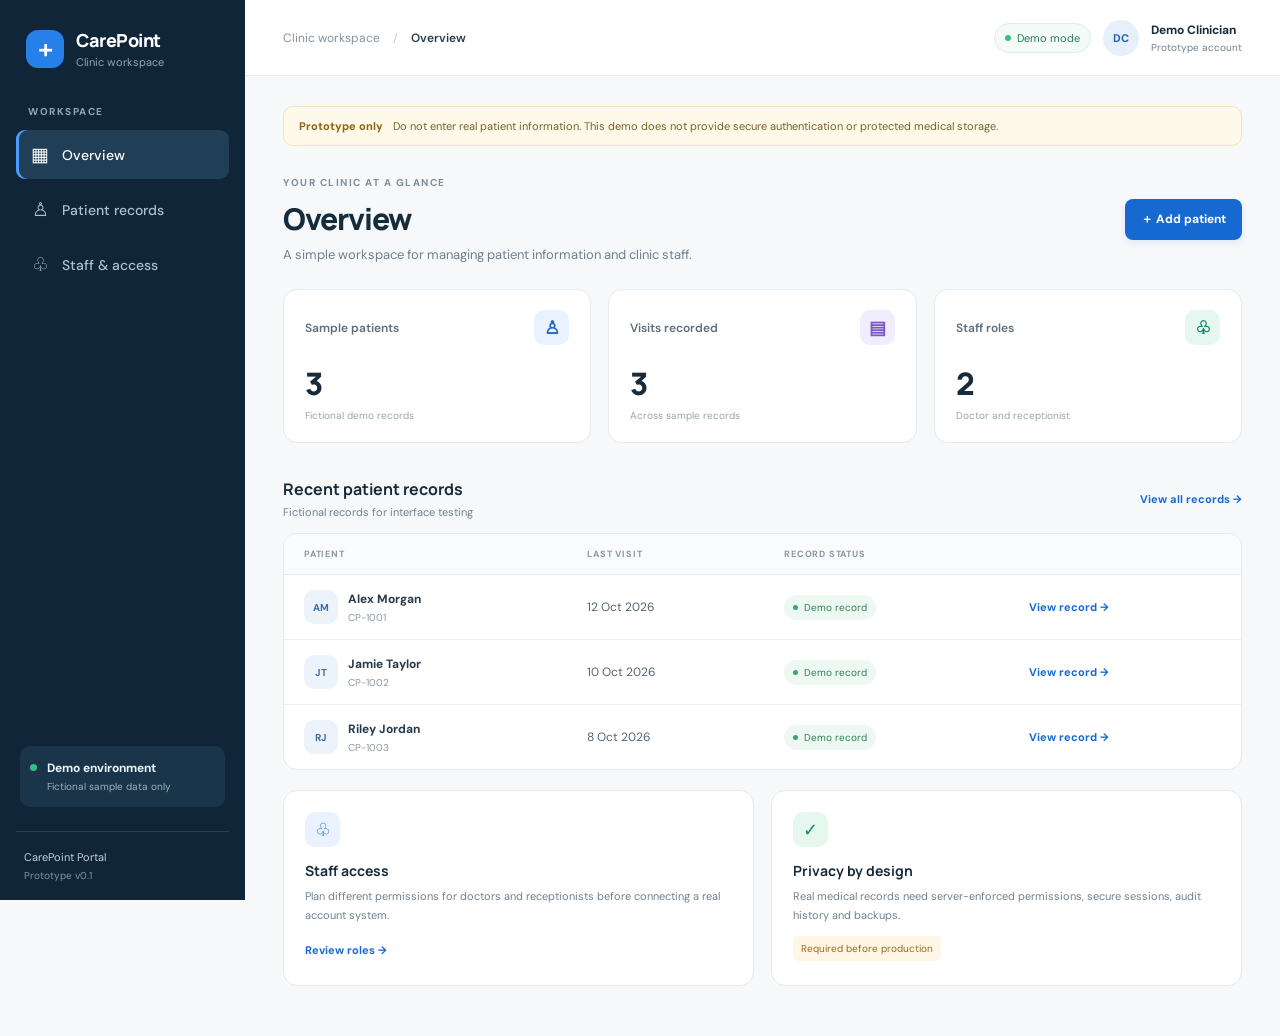
<file: index.html>
<!doctype html>
<html lang="en">
<head>
  <meta charset="utf-8">
  <meta name="viewport" content="width=device-width, initial-scale=1">
  <meta name="description" content="Clinic patient records and staff management interface prototype">
  <title>CarePoint | Patient Records</title>
  <link rel="stylesheet" href="styles.css">
</head>
<body>
  <div class="app-shell">
    <aside class="sidebar">
      <a class="brand" href="#" aria-label="CarePoint home">
        <span class="brand-mark">+</span>
        <span><strong>CarePoint</strong><small>Clinic workspace</small></span>
      </a>
      <div class="workspace-label">WORKSPACE</div>
      <nav class="navigation" aria-label="Main navigation">
        <button class="nav-item active" data-view="dashboard"><span>▦</span> Overview</button>
        <button class="nav-item" data-view="patients"><span>♙</span> Patient records</button>
        <button class="nav-item" data-view="staff"><span>♧</span> Staff & access</button>
      </nav>
      <div class="sidebar-note">
        <span class="status-dot"></span>
        <div><strong>Demo environment</strong><small>Fictional sample data only</small></div>
      </div>
      <div class="sidebar-footer">CarePoint Portal <span>Prototype v0.1</span></div>
    </aside>

    <main class="main-area">
      <header class="topbar">
        <div class="mobile-brand"><span class="brand-mark">+</span><strong>CarePoint</strong></div>
        <div class="breadcrumb">Clinic workspace <span>/</span> <strong id="breadcrumb-current">Overview</strong></div>
        <div class="top-actions">
          <span class="demo-pill"><span class="status-dot"></span> Demo mode</span>
          <div class="avatar" aria-hidden="true">DC</div>
          <div class="user-info"><strong>Demo Clinician</strong><small>Prototype account</small></div>
        </div>
      </header>

      <section class="page-content">
        <div class="notice"><strong>Prototype only</strong><span>Do not enter real patient information. This demo does not provide secure authentication or protected medical storage.</span></div>
        <section id="dashboard-view" class="view">
          <div class="page-heading">
            <div><p class="eyebrow">YOUR CLINIC AT A GLANCE</p><h1>Overview</h1><p class="subheading">A simple workspace for managing patient information and clinic staff.</p></div>
            <button class="primary-button" id="add-patient-top">＋ Add patient</button>
          </div>
          <div class="stats-grid">
            <article class="stat-card"><div class="stat-label">Sample patients <span class="stat-icon blue">♙</span></div><div class="stat-value" id="patient-count">3</div><div class="stat-foot">Fictional demo records</div></article>
            <article class="stat-card"><div class="stat-label">Visits recorded <span class="stat-icon violet">▤</span></div><div class="stat-value" id="visit-count">3</div><div class="stat-foot">Across sample records</div></article>
            <article class="stat-card"><div class="stat-label">Staff roles <span class="stat-icon green">♧</span></div><div class="stat-value">2</div><div class="stat-foot">Doctor and receptionist</div></article>
          </div>
          <div class="section-heading"><div><h2>Recent patient records</h2><p>Fictional records for interface testing</p></div><button class="text-button" data-go="patients">View all records →</button></div>
          <div class="panel table-panel"><div class="table-wrap"><table><thead><tr><th>PATIENT</th><th>LAST VISIT</th><th>RECORD STATUS</th><th></th></tr></thead><tbody id="recent-patients"></tbody></table></div></div>
          <div class="bottom-grid">
            <article class="panel role-card"><div class="panel-icon blue">♧</div><h3>Staff access</h3><p>Plan different permissions for doctors and receptionists before connecting a real account system.</p><button class="text-button" data-go="staff">Review roles →</button></article>
            <article class="panel role-card"><div class="panel-icon green">✓</div><h3>Privacy by design</h3><p>Real medical records need server-enforced permissions, secure sessions, audit history and backups.</p><span class="small-tag">Required before production</span></article>
          </div>
        </section>

        <section id="patients-view" class="view hidden">
          <div class="page-heading"><div><p class="eyebrow">PATIENT DIRECTORY</p><h1>Patient records</h1><p class="subheading">Search and manage fictional patient records in this local demo.</p></div><button class="primary-button" id="add-patient">＋ Add patient</button></div>
          <div class="panel directory-panel"><div class="directory-toolbar"><label class="search-box"><span>⌕</span><input id="patient-search" type="search" placeholder="Search by name or patient ID…" aria-label="Search patient records"></label><span class="result-count" id="result-count">3 records</span></div>
            <div class="table-wrap"><table><thead><tr><th>PATIENT</th><th>DATE OF BIRTH</th><th>LAST VISIT</th><th>RECORD STATUS</th><th></th></tr></thead><tbody id="patient-table"></tbody></table></div>
          </div>
          <p class="footnote">Demo data is stored only in this browser. It is not a secure or shared database.</p>
        </section>

        <section id="staff-view" class="view hidden">
          <div class="page-heading"><div><p class="eyebrow">TEAM ADMINISTRATION</p><h1>Staff & access</h1><p class="subheading">A proposed role model for the future secured application.</p></div></div>
          <div class="role-grid">
            <article class="panel access-card"><div class="access-heading"><div class="panel-icon violet">✚</div><span class="role-label">CLINICAL ROLE</span></div><h2>Doctor</h2><p>Responsible for clinical care and medical documentation.</p><ul><li>View patient records</li><li>Create and update visit notes</li><li>Record diagnoses and prescriptions</li><li>Review patient history</li></ul><span class="permission-note">Permissions must be enforced by the backend.</span></article>
            <article class="panel access-card"><div class="access-heading"><div class="panel-icon blue">▤</div><span class="role-label">FRONT DESK ROLE</span></div><h2>Receptionist</h2><p>Responsible for registration and administrative workflows.</p><ul><li>Register patients</li><li>Update contact details</li><li>Manage appointments and check-ins</li><li>View only information needed for their work</li></ul><span class="permission-note">Clinical notes and prescriptions should be restricted as appropriate.</span></article>
          </div>
          <div class="panel security-panel"><h3>Before adding staff login</h3><p>Use a trusted authentication service or secure backend. Do not store passwords in this website's JavaScript, browser storage, or repository. The role labels on this page are planning guidance, not functioning security.</p></div>
        </section>
      </section>
    </main>
  </div>

  <dialog id="patient-dialog" class="patient-dialog">
    <form id="patient-form">
      <div class="dialog-heading"><div><p class="eyebrow">DEMO RECORD</p><h2>Add a patient</h2></div><button type="button" class="close-button" id="close-dialog" aria-label="Close">×</button></div>
      <p class="dialog-warning">Use fictional information only.</p>
      <label>Full name<input name="name" required maxlength="100" placeholder="e.g. Jordan Sample"></label>
      <div class="form-row"><label>Date of birth<input name="dob" type="date" required></label><label>Last visit<input name="visit" type="date"></label></div>
      <label>Address<input name="address" maxlength="180" placeholder="Fictional address"></label>
      <label>Visit note / illness description<textarea name="notes" rows="3" maxlength="1000" placeholder="Fictional demo note only"></textarea></label>
      <label>Prescription note (optional)<textarea name="prescription" rows="2" maxlength="1000" placeholder="Fictional demo prescription only"></textarea></label>
      <div class="dialog-actions"><button type="button" class="secondary-button" id="cancel-dialog">Cancel</button><button type="submit" class="primary-button">Save demo record</button></div>
    </form>
  </dialog>
  <dialog id="detail-dialog" class="patient-dialog"><div id="patient-detail"></div><div class="dialog-actions"><button type="button" class="secondary-button" id="close-detail">Close</button></div></dialog>
  <div id="toast" class="toast" role="status" aria-live="polite"></div>
  <script src="app.js"></script>
</body>
</html>
</file>
<file: styles.css>
@import url('https://fonts.googleapis.com/css2?family=DM+Sans:wght@400;500;600;700&family=Manrope:wght@400;500;600;700;800&display=swap');
:root{--ink:#182b3a;--muted:#71808e;--line:#e6ebef;--bg:#f6f8fa;--blue:#1769d2;--blue-dark:#1156b0;--navy:#102638;--green:#168568;--radius:14px}
*{box-sizing:border-box}body{margin:0;background:var(--bg);color:var(--ink);font-family:"DM Sans",sans-serif;font-size:14px}button,input,textarea{font:inherit}button{cursor:pointer}.app-shell{min-height:100vh}.sidebar{width:245px;background:var(--navy);color:#d8e2eb;position:fixed;inset:0 auto 0 0;display:flex;flex-direction:column;padding:28px 16px 18px;z-index:2}.brand{display:flex;align-items:center;gap:12px;padding:0 10px 36px;color:#fff;text-decoration:none}.brand-mark{display:grid;place-items:center;width:38px;height:38px;border-radius:12px;background:#2680e8;color:white;font-size:27px;font-weight:600}.brand strong{display:block;font:800 18px Manrope,sans-serif;letter-spacing:-.5px}.brand small{display:block;color:#8fa6b9;font-size:11px;margin-top:3px}.workspace-label,.eyebrow{font-size:10px;letter-spacing:1.5px;font-weight:700;color:#91a8ba}.workspace-label{padding:0 12px 12px}.navigation{display:grid;gap:6px}.nav-item{border:0;color:#afc1cf;background:transparent;text-align:left;padding:12px 14px;border-radius:9px;display:flex;gap:12px;align-items:center;font-weight:500}.nav-item span{font-size:19px;width:20px;text-align:center}.nav-item:hover,.nav-item.active{background:#203e55;color:#fff}.nav-item.active{box-shadow:inset 3px 0 #4d9bff}.sidebar-note{display:flex;align-items:flex-start;gap:10px;margin: auto 4px 24px;padding:14px 10px;background:#1a354a;border-radius:10px}.sidebar-note strong,.sidebar-note small{display:block}.sidebar-note strong{font-size:12px;color:#edf5fb}.sidebar-note small{font-size:10px;color:#9eb2c1;margin-top:4px}.status-dot{width:7px;height:7px;flex:none;border-radius:50%;background:#36bd8a;display:inline-block;margin-top:4px}.sidebar-footer{border-top:1px solid #294052;padding:18px 8px 0;font-size:11px;color:#c3d1dc}.sidebar-footer span{display:block;color:#7f97a9;margin-top:5px;font-size:10px}.main-area{margin-left:245px;min-height:100vh}.topbar{height:76px;background:#fff;border-bottom:1px solid var(--line);display:flex;align-items:center;justify-content:space-between;padding:0 38px}.breadcrumb{color:#84919d;font-size:12px}.breadcrumb span{padding:0 10px;color:#c1cad1}.breadcrumb strong{color:#263d4e;font-weight:600}.top-actions{display:flex;align-items:center;gap:12px}.demo-pill{display:flex;align-items:center;gap:6px;border:1px solid #dcefe6;background:#f4fbf7;color:#267956;border-radius:20px;padding:7px 10px;font-size:11px}.demo-pill .status-dot{margin:0;width:6px;height:6px}.avatar{display:grid;place-items:center;width:36px;height:36px;border-radius:50%;background:#e7effb;color:#1d62b3;font-weight:700;font-size:11px}.user-info strong,.user-info small{display:block}.user-info strong{font-size:12px}.user-info small{font-size:10px;color:var(--muted);margin-top:3px}.page-content{max-width:1300px;padding:30px 38px 50px;margin:auto}.notice{display:flex;gap:10px;align-items:center;padding:12px 15px;background:#fff9e9;border:1px solid #f2e4b7;border-radius:10px;color:#74602c;font-size:11px;margin-bottom:30px}.notice strong{color:#8a6410;white-space:nowrap}.page-heading{display:flex;justify-content:space-between;align-items:center;gap:20px;margin-bottom:26px}.eyebrow{color:#7e8f9d;margin:0 0 9px}h1,h2,h3,p{margin-top:0}h1{font:800 30px Manrope,sans-serif;letter-spacing:-1px;margin-bottom:7px;color:#152c3d}.subheading{margin:0;color:var(--muted);font-size:13px}.primary-button,.secondary-button{border-radius:8px;padding:11px 15px;font-size:12px;font-weight:700;border:1px solid transparent}.primary-button{background:var(--blue);color:white;box-shadow:0 3px 7px #1769d21c}.primary-button:hover{background:var(--blue-dark)}.secondary-button{background:white;border-color:#dfe6ec;color:#4c5d6b}.stats-grid{display:grid;grid-template-columns:repeat(3,minmax(0,1fr));gap:17px;margin-bottom:35px}.stat-card,.panel{background:#fff;border:1px solid var(--line);border-radius:var(--radius)}.stat-card{padding:20px 21px}.stat-label{display:flex;align-items:center;justify-content:space-between;color:#5d6e7c;font-size:12px;font-weight:600}.stat-icon,.panel-icon{display:grid;place-items:center;width:35px;height:35px;border-radius:10px;font-size:18px}.blue{background:#eaf2ff;color:#2168c5}.violet{background:#f1edff;color:#7858c6}.green{background:#e5f7ef;color:#168568}.stat-value{font:800 31px Manrope,sans-serif;letter-spacing:-1px;margin:17px 0 5px}.stat-foot{color:#98a4ae;font-size:10px}.section-heading{display:flex;justify-content:space-between;align-items:center;margin-bottom:14px}.section-heading h2{font:700 16px Manrope,sans-serif;margin-bottom:5px}.section-heading p{font-size:11px;color:var(--muted);margin:0}.text-button{border:0;background:transparent;color:#1769d2;font-size:11px;font-weight:700;padding:7px 0}.text-button:hover{text-decoration:underline}.table-panel{overflow:hidden}.table-wrap{overflow-x:auto}table{border-collapse:collapse;width:100%;text-align:left;white-space:nowrap}th{background:#fafbfd;color:#8996a1;font-size:9px;letter-spacing:.8px;font-weight:700;padding:14px 20px;border-bottom:1px solid var(--line)}td{padding:15px 20px;border-bottom:1px solid #edf0f3;font-size:12px;color:#536473}tbody tr:last-child td{border-bottom:0}tbody tr:hover{background:#fbfcfe}.patient-cell{display:flex;align-items:center;gap:10px}.patient-avatar{width:34px;height:34px;display:grid;place-items:center;border-radius:10px;background:#edf3fb;color:#3a6ca7;font-weight:700;font-size:10px}.patient-cell strong,.patient-cell small{display:block}.patient-cell strong{font-size:12px;color:#253b4b}.patient-cell small{font-size:10px;color:#8a98a4;margin-top:4px}.status-label{display:inline-flex;align-items:center;gap:6px;border-radius:20px;padding:6px 9px;background:#eef8f2;color:#2d8058;font-size:10px}.status-label:before{content:"";width:5px;height:5px;border-radius:50%;background:#35a96d}.row-action{border:0;background:transparent;color:#1769d2;font-size:11px;font-weight:700}.bottom-grid{display:grid;grid-template-columns:1fr 1fr;gap:17px;margin-top:20px}.role-card{padding:21px}.role-card h3{font:700 14px Manrope,sans-serif;margin:14px 0 7px}.role-card p{font-size:11px;line-height:1.7;color:var(--muted);max-width:450px;margin-bottom:12px}.small-tag{display:inline-block;background:#fff6e5;color:#9a6c1b;padding:6px 8px;border-radius:5px;font-size:10px}.directory-panel{overflow:hidden}.directory-toolbar{display:flex;align-items:center;justify-content:space-between;padding:17px 20px;border-bottom:1px solid var(--line)}.search-box{display:flex;align-items:center;gap:9px;border:1px solid #e1e7ec;border-radius:8px;padding:0 11px;width:min(360px,70%);height:38px;color:#8c9aa6}.search-box span{font-size:20px}.search-box input{border:0;outline:0;width:100%;background:transparent;color:var(--ink);font-size:12px}.result-count{font-size:11px;color:#84919d}.footnote{color:#8c99a4;font-size:11px;margin-top:15px}.role-grid{display:grid;grid-template-columns:1fr 1fr;gap:18px}.access-card{padding:24px}.access-heading{display:flex;justify-content:space-between;align-items:center}.role-label{font-size:9px;letter-spacing:1px;color:#8997a2;font-weight:700}.access-card h2{font:800 20px Manrope,sans-serif;margin:20px 0 7px}.access-card p,.security-panel p{color:#6e7d89;font-size:12px;line-height:1.7}.access-card ul{padding-left:18px;color:#50616f;font-size:12px;line-height:2.2}.permission-note{display:block;border-top:1px solid var(--line);padding-top:14px;color:#8b7a53;font-size:10px;line-height:1.6}.security-panel{padding:22px;margin-top:18px;background:#fffaf0;border-color:#f0e6ca}.security-panel h3{font:700 14px Manrope,sans-serif;margin-bottom:8px}.security-panel p{margin:0}.hidden{display:none!important}.patient-dialog{border:0;border-radius:16px;padding:27px;width:min(560px,calc(100% - 28px));box-shadow:0 20px 70px #132c4030;color:var(--ink)}.patient-dialog::backdrop{background:#0b1c2a80;backdrop-filter:blur(3px)}.dialog-heading{display:flex;justify-content:space-between;align-items:flex-start}.dialog-heading h2{font:800 22px Manrope,sans-serif;margin-bottom:10px}.close-button{border:0;background:#f1f4f6;border-radius:8px;width:32px;height:32px;font-size:23px;color:#657581}.dialog-warning{background:#fff8e8;color:#8b6b2e;padding:9px 11px;border-radius:7px;font-size:11px}.patient-dialog form>label,.form-row label{display:block;font-size:11px;font-weight:700;color:#526473;margin:14px 0}.patient-dialog input,.patient-dialog textarea{display:block;width:100%;margin-top:7px;border:1px solid #dce4e9;border-radius:8px;padding:10px;color:var(--ink);outline:0;font-size:12px;background:white}.patient-dialog input:focus,.patient-dialog textarea:focus{border-color:#6ca5eb;box-shadow:0 0 0 3px #1769d214}.form-row{display:grid;grid-template-columns:1fr 1fr;gap:14px}.dialog-actions{display:flex;justify-content:flex-end;gap:9px;margin-top:20px}.detail-grid{display:grid;grid-template-columns:1fr 1fr;gap:12px}.detail-item{padding:12px;background:#f7f9fb;border-radius:8px;overflow-wrap:anywhere}.detail-item span{display:block;color:#8795a0;font-size:10px;margin-bottom:6px}.detail-item strong{font-size:12px;white-space:normal}.detail-note{margin-top:15px}.detail-note h3{font-size:12px;margin-bottom:6px}.detail-note p{font-size:12px;color:#61717e;line-height:1.7;white-space:pre-wrap}.toast{position:fixed;right:24px;bottom:24px;background:#17384f;color:white;padding:12px 17px;border-radius:9px;box-shadow:0 8px 25px #0e2b4033;opacity:0;transform:translateY(8px);transition:.2s;pointer-events:none;font-size:12px;z-index:5}.toast.show{opacity:1;transform:translateY(0)}.mobile-brand{display:none}
@media(max-width:1050px){.sidebar{width:210px}.main-area{margin-left:210px}.topbar{padding:0 24px}.page-content{padding:25px 24px 40px}.user-info{display:none}.stats-grid{gap:10px}.stat-card{padding:17px}.bottom-grid,.role-grid{gap:12px}}
@media(max-width:760px){.sidebar{position:static;width:auto;height:auto;padding:12px 15px}.brand{padding:0}.workspace-label,.navigation,.sidebar-note,.sidebar-footer{display:none}.main-area{margin-left:0}.topbar{height:58px;padding:0 16px}.breadcrumb{display:none}.mobile-brand{display:flex;align-items:center;gap:9px}.mobile-brand .brand-mark{width:30px;height:30px;font-size:21px;border-radius:9px}.top-actions{gap:8px}.demo-pill{font-size:10px;padding:6px 8px}.avatar{width:30px;height:30px}.page-content{padding:19px 14px 35px}.notice{align-items:flex-start;line-height:1.5;margin-bottom:23px}.page-heading{align-items:flex-start;flex-direction:column;margin-bottom:20px}h1{font-size:27px}.stats-grid{grid-template-columns:1fr;gap:10px}.stat-card{padding:15px 17px}.stat-value{margin:10px 0 4px}.stat-icon{width:30px;height:30px}.bottom-grid,.role-grid{grid-template-columns:1fr}.section-heading{align-items:flex-start;gap:12px}.directory-toolbar{padding:12px;gap:8px}.search-box{width:100%}th,td{padding:13px 12px}.form-row{grid-template-columns:1fr;gap:0}.patient-dialog{padding:20px}.top-actions .demo-pill{display:none}}
</file>
